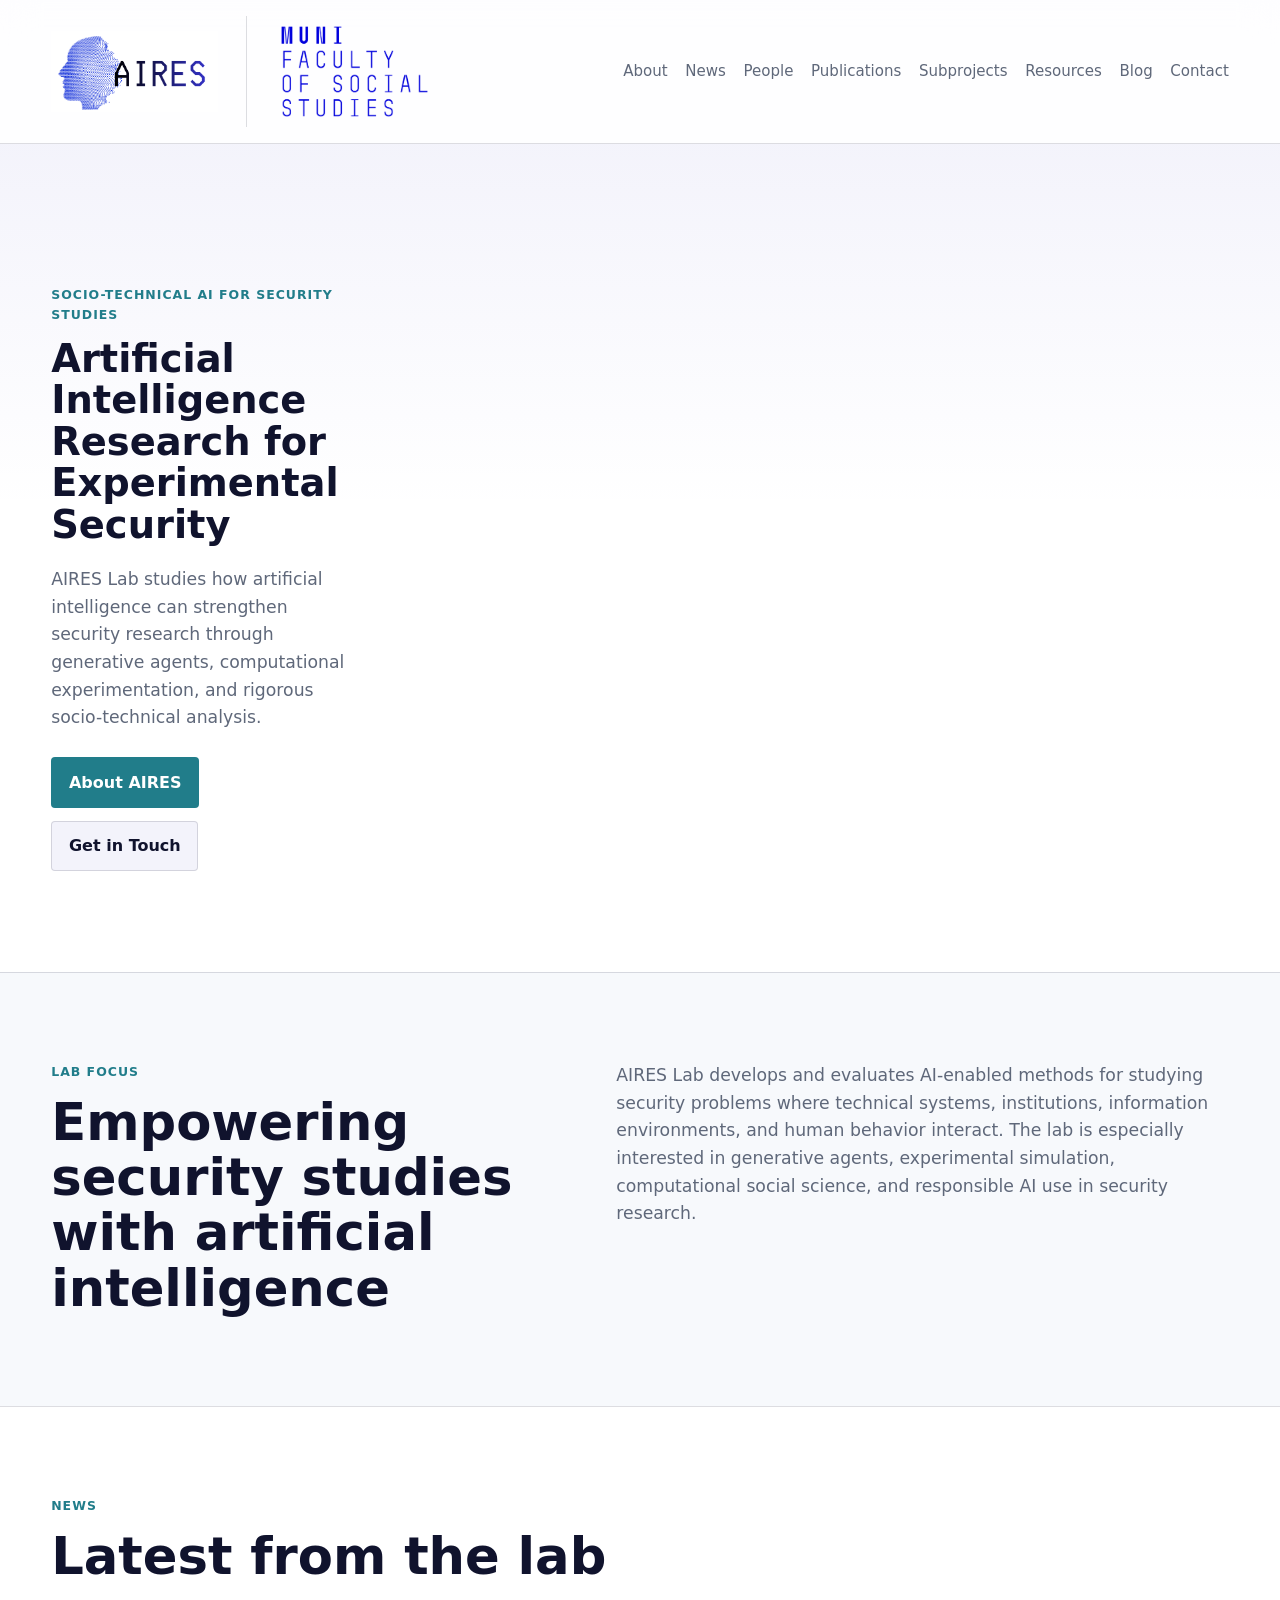
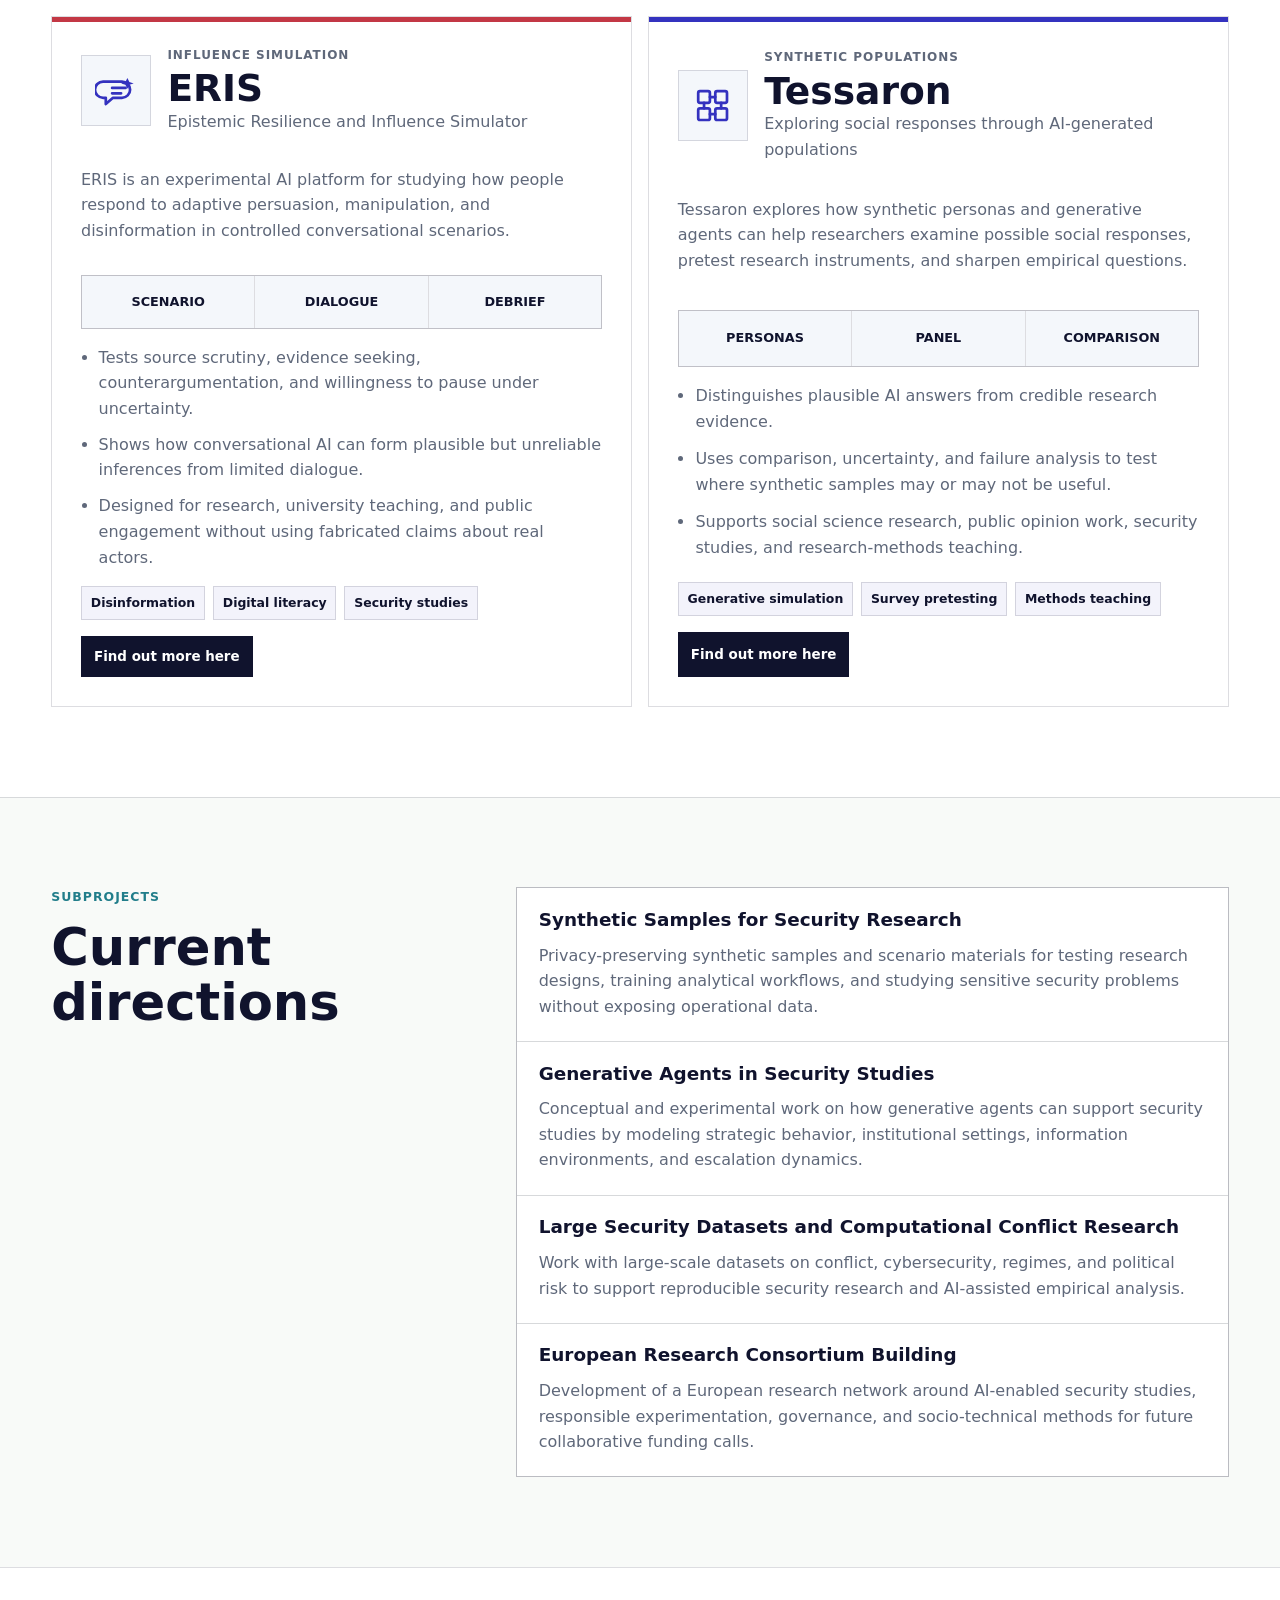
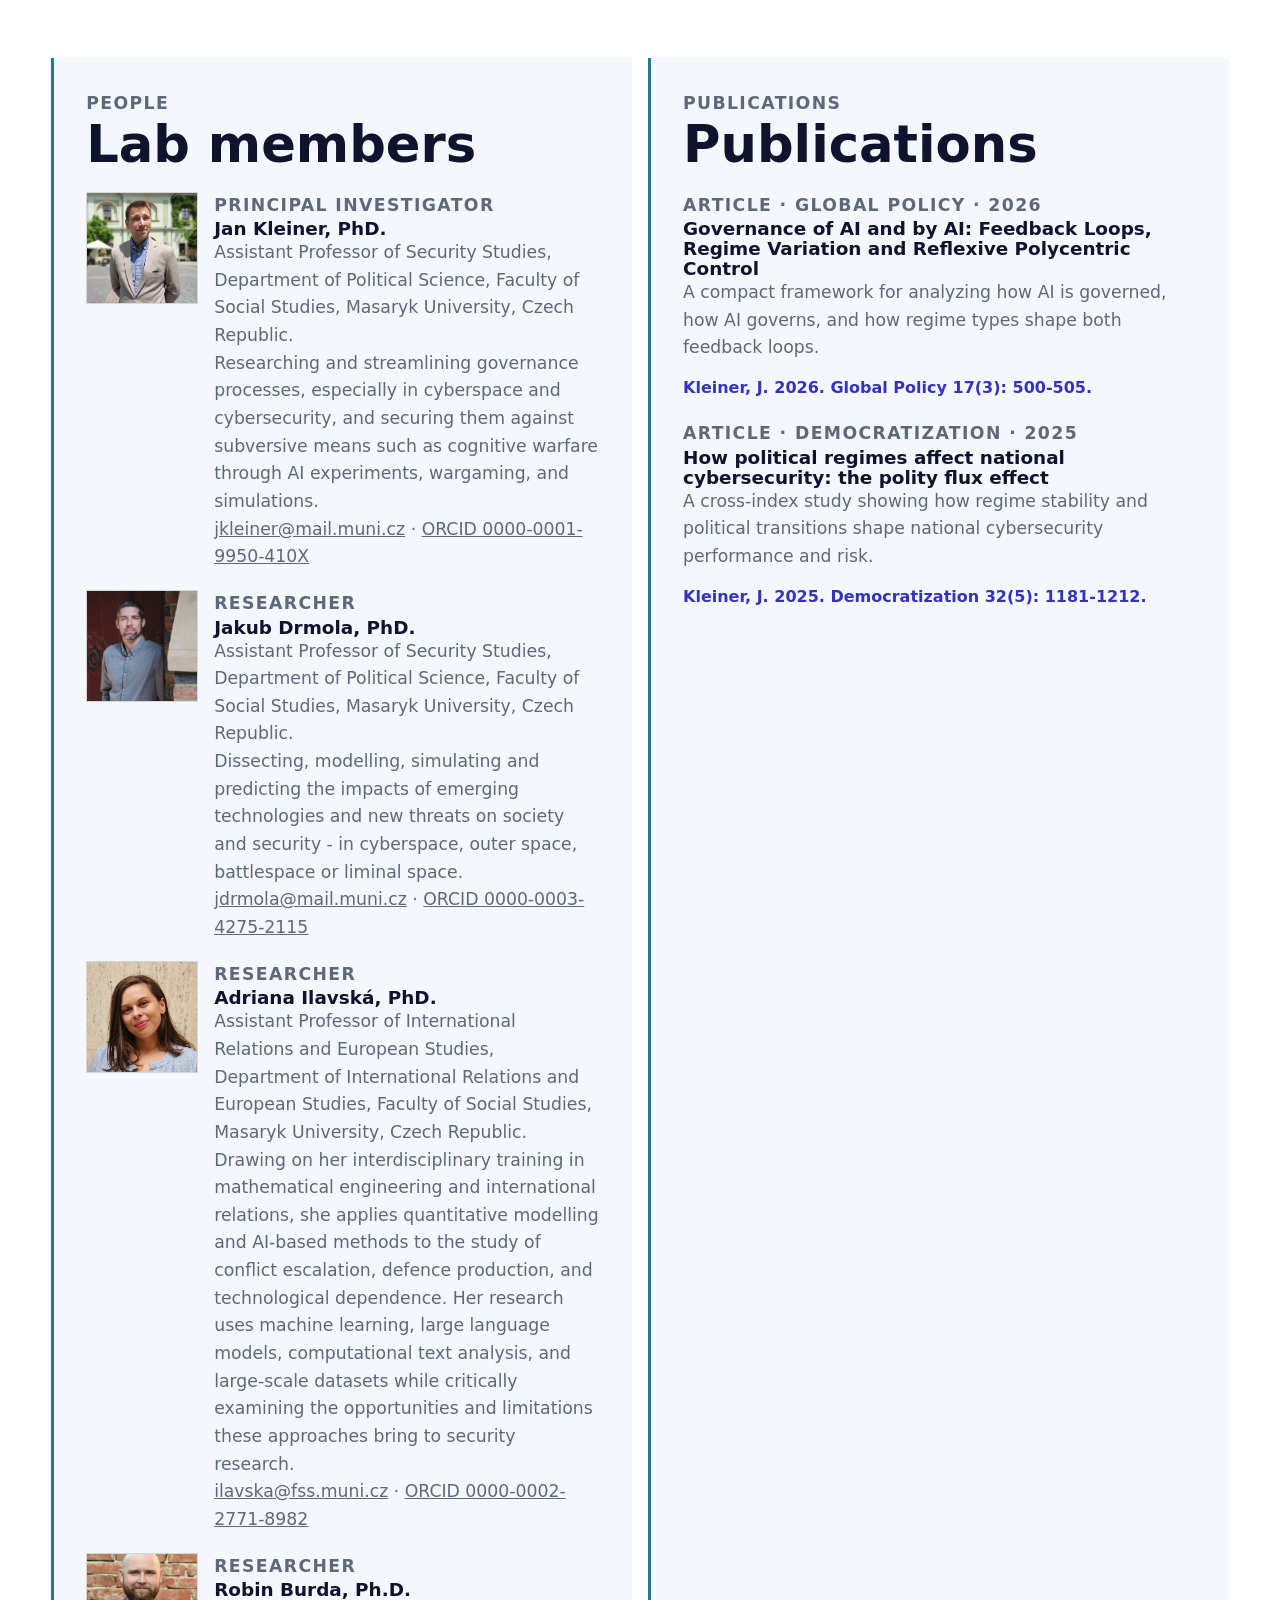
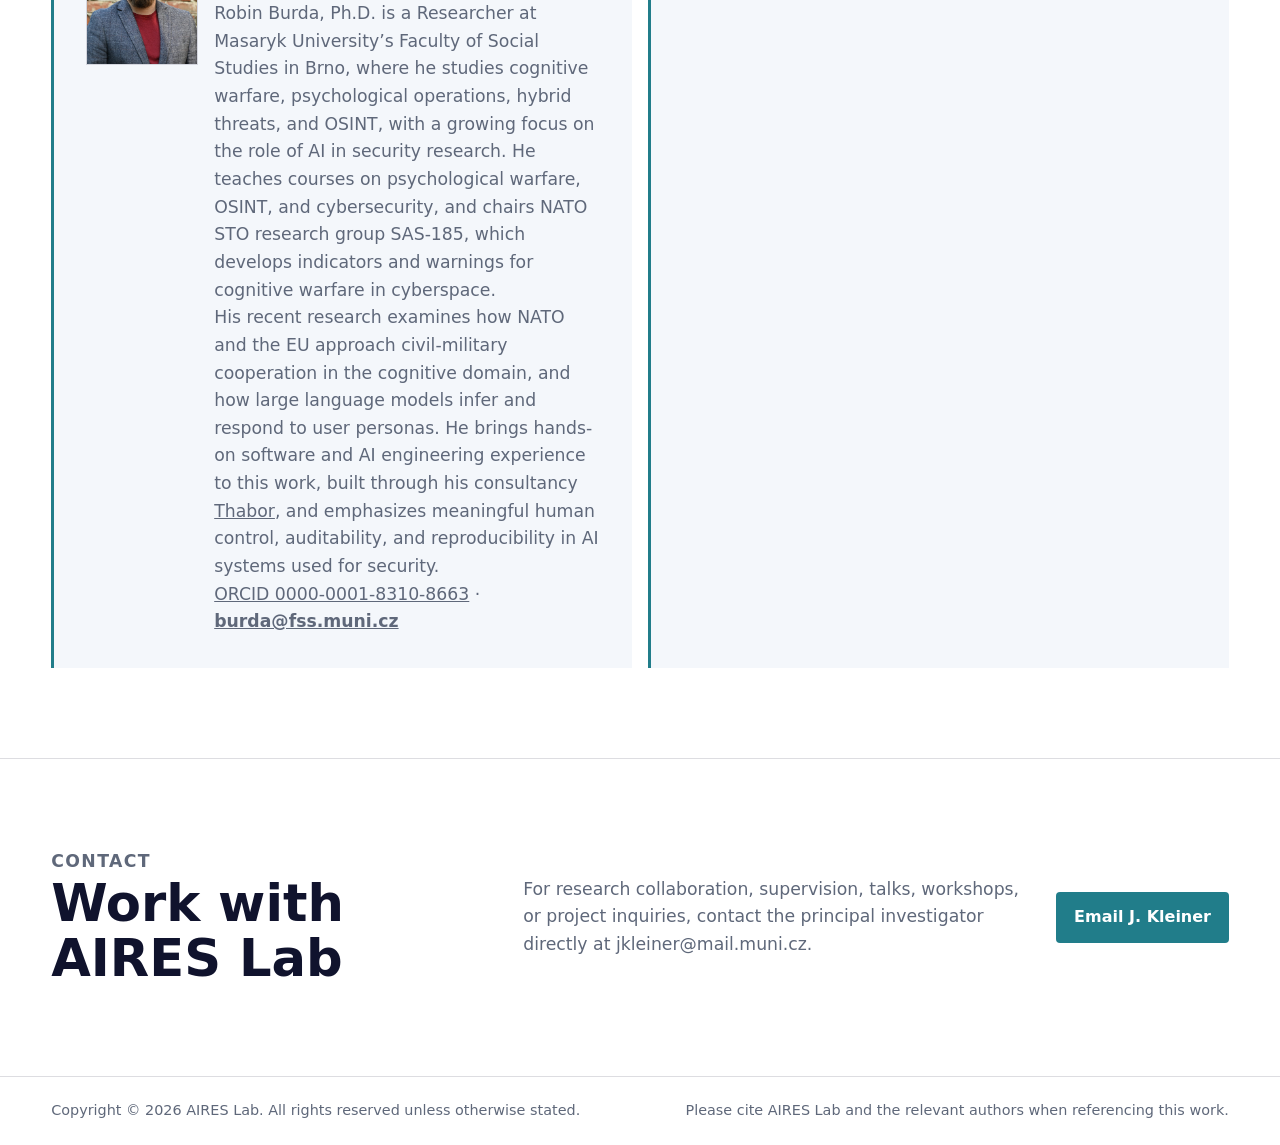
<file: index.html>
<!doctype html>
<html lang="en">
  <head>
    <meta charset="utf-8">
    <meta name="viewport" content="width=device-width, initial-scale=1">
    <meta
      name="description"
      content="AIRES Lab: Artificial Intelligence Research for Experimental Security. A socio-technical research lab empowering security studies with AI."
    >
    <title>AIRES Lab | Artificial Intelligence Research for Experimental Security</title>
    <link rel="stylesheet" href="assets/css/styles.css">
  </head>
  <body>
    <a class="skip-link" href="#main">Skip to content</a>

    <header class="site-header" aria-label="Site header">
      <div class="header-identity">
        <a class="brand" href="#top" aria-label="AIRES Lab home">
          <img class="brand-logo" src="assets/graphics/AIRES_logo.png" alt="AIRES Lab">
        </a>
        <div class="hosted-by" aria-label="Faculty of Social Studies, Masaryk University, Czech Republic">
          <img
            class="brand-logo"
            src="assets/graphics/FSS_logo.png"
            alt="Faculty of Social Studies, Masaryk University, Czech Republic"
          >
        </div>
      </div>
      <nav class="site-nav" aria-label="Primary navigation">
        <a href="#about">About</a>
        <a href="#news">News</a>
        <a href="#people">People</a>
        <a href="#publications">Publications</a>
        <a href="#subprojects">Subprojects</a>
        <a href="resources.html">Resources</a>
        <a href="blog.html">Blog</a>
        <a href="#contact">Contact</a>
      </nav>
    </header>

    <main id="main">
      <section class="hero" id="top">
        <div class="hero-copy">
          <p class="eyebrow">Socio-technical AI for security studies</p>
          <h1>Artificial Intelligence Research for Experimental Security</h1>
          <p class="hero-lede">
            AIRES Lab studies how artificial intelligence can strengthen security
            research through generative agents, computational experimentation,
            and rigorous socio-technical analysis.
          </p>
          <div class="hero-actions" aria-label="Primary actions">
            <a class="button primary" href="#about">About AIRES</a>
            <a class="button secondary" href="#contact">Get in Touch</a>
          </div>
        </div>

        <div class="hero-video" aria-label="Abstract visualization of a human digital twin simulation">
          <video class="intro-video" autoplay muted loop playsinline preload="metadata">
            <source src="assets/graphics/intro_video_ver1.mp4" type="video/mp4">
          </video>
        </div>
      </section>

      <section class="section intro" id="about" aria-labelledby="intro-title">
        <div>
          <p class="eyebrow">Lab focus</p>
          <h2 id="intro-title">Empowering security studies with artificial intelligence</h2>
        </div>
        <p>
          AIRES Lab develops and evaluates AI-enabled methods for studying security
          problems where technical systems, institutions, information environments,
          and human behavior interact. The lab is especially interested in generative
          agents, experimental simulation, computational social science, and responsible
          AI use in security research.
        </p>
      </section>

      <section class="section news-section" id="news" aria-labelledby="news-title">
        <div class="section-heading">
          <p class="eyebrow">News</p>
          <h2 id="news-title">Latest from the lab</h2>
        </div>
        <div class="project-medallions">
          <article class="project-medallion eris-card">
            <div class="project-medallion-top">
              <div class="project-icon" aria-hidden="true">
                <svg viewBox="0 0 48 48" role="img">
                  <path d="M9 14h21a9 9 0 0 1 0 18H20l-8 7v-7H9a9 9 0 0 1 0-18Z" fill="none" stroke="currentColor" stroke-width="3" stroke-linejoin="round"/>
                  <path d="M19 21h15M19 27h10" fill="none" stroke="currentColor" stroke-width="3" stroke-linecap="round"/>
                  <path d="M36 10l2.2 4.5L43 16l-4.8 1.5L36 22l-2.2-4.5L29 16l4.8-1.5L36 10Z" fill="currentColor"/>
                </svg>
              </div>
              <div>
                <p class="project-kicker">Influence simulation</p>
                <h3>ERIS</h3>
                <p class="project-subtitle">Epistemic Resilience and Influence Simulator</p>
              </div>
            </div>
            <p>
              ERIS is an experimental AI platform for studying how people respond
              to adaptive persuasion, manipulation, and disinformation in controlled
              conversational scenarios.
            </p>
            <div class="project-flow" aria-label="ERIS project flow">
              <span>Scenario</span>
              <span>Dialogue</span>
              <span>Debrief</span>
            </div>
            <ul class="project-points">
              <li>Tests source scrutiny, evidence seeking, counterargumentation, and willingness to pause under uncertainty.</li>
              <li>Shows how conversational AI can form plausible but unreliable inferences from limited dialogue.</li>
              <li>Designed for research, university teaching, and public engagement without using fabricated claims about real actors.</li>
            </ul>
            <div class="project-tags" aria-label="ERIS uses">
              <span>Disinformation</span>
              <span>Digital literacy</span>
              <span>Security studies</span>
            </div>
            <a class="project-more" href="resources.html#eris">Find out more here</a>
          </article>

          <article class="project-medallion tessaron-card">
            <div class="project-medallion-top">
              <div class="project-icon" aria-hidden="true">
                <svg viewBox="0 0 48 48" role="img">
                  <rect x="8" y="8" width="13" height="13" rx="2" fill="none" stroke="currentColor" stroke-width="3"/>
                  <rect x="27" y="8" width="13" height="13" rx="2" fill="none" stroke="currentColor" stroke-width="3"/>
                  <rect x="8" y="27" width="13" height="13" rx="2" fill="none" stroke="currentColor" stroke-width="3"/>
                  <rect x="27" y="27" width="13" height="13" rx="2" fill="none" stroke="currentColor" stroke-width="3"/>
                  <path d="M21 14.5h6M14.5 21v6M33.5 21v6M21 33.5h6" fill="none" stroke="currentColor" stroke-width="3" stroke-linecap="round"/>
                </svg>
              </div>
              <div>
                <p class="project-kicker">Synthetic populations</p>
                <h3>Tessaron</h3>
                <p class="project-subtitle">Exploring social responses through AI-generated populations</p>
              </div>
            </div>
            <p>
              Tessaron explores how synthetic personas and generative agents can
              help researchers examine possible social responses, pretest research
              instruments, and sharpen empirical questions.
            </p>
            <div class="project-flow" aria-label="Tessaron project flow">
              <span>Personas</span>
              <span>Panel</span>
              <span>Comparison</span>
            </div>
            <ul class="project-points">
              <li>Distinguishes plausible AI answers from credible research evidence.</li>
              <li>Uses comparison, uncertainty, and failure analysis to test where synthetic samples may or may not be useful.</li>
              <li>Supports social science research, public opinion work, security studies, and research-methods teaching.</li>
            </ul>
            <div class="project-tags" aria-label="Tessaron uses">
              <span>Generative simulation</span>
              <span>Survey pretesting</span>
              <span>Methods teaching</span>
            </div>
            <a class="project-more" href="resources.html#tessaron">Find out more here</a>
          </article>
        </div>
      </section>

      <section class="section split" id="subprojects" aria-labelledby="subprojects-title">
        <div class="section-heading">
          <p class="eyebrow">Subprojects</p>
          <h2 id="subprojects-title">Current directions</h2>
        </div>
        <div class="project-list">
          <article>
            <h3>Synthetic Samples for Security Research</h3>
            <p>
              Privacy-preserving synthetic samples and scenario materials for testing
              research designs, training analytical workflows, and studying sensitive
              security problems without exposing operational data.
            </p>
          </article>
          <article>
            <h3>Generative Agents in Security Studies</h3>
            <p>
              Conceptual and experimental work on how generative agents can support
              security studies by modeling strategic behavior, institutional settings,
              information environments, and escalation dynamics.
            </p>
          </article>
          <article>
            <h3>Large Security Datasets and Computational Conflict Research</h3>
            <p>
              Work with large-scale datasets on conflict, cybersecurity, regimes,
              and political risk to support reproducible security research and
              AI-assisted empirical analysis.
            </p>
          </article>
          <article>
            <h3>European Research Consortium Building</h3>
            <p>
              Development of a European research network around AI-enabled security
              studies, responsible experimentation, governance, and socio-technical
              methods for future collaborative funding calls.
            </p>
          </article>
        </div>
      </section>

      <section class="section people-publications" aria-label="People and publications">
        <div id="people">
          <p class="eyebrow">People</p>
          <h2>Lab members</h2>
          <article class="member-card">
            <img
              class="member-photo"
              src="assets/images/photo_Kleiner.jpg"
              alt="Jan Kleiner, PhD."
            >
            <div>
              <p class="member-role">Principal Investigator</p>
              <h3>Jan Kleiner, PhD.</h3>
              <p>
                Assistant Professor of Security Studies, Department of Political
                Science, Faculty of Social Studies, Masaryk University, Czech Republic.
              </p>
              <p>
                Researching and streamlining governance processes, especially in
                cyberspace and cybersecurity, and securing them against subversive
                means such as cognitive warfare through AI experiments, wargaming,
                and simulations.
              </p>
              <p>
                <a href="mailto:jkleiner@mail.muni.cz">jkleiner@mail.muni.cz</a>
                &middot; <a href="https://orcid.org/0000-0001-9950-410X" rel="noopener">ORCID 0000-0001-9950-410X</a>
              </p>
            </div>
          </article>
          <article class="member-card">
            <img
              class="member-photo"
              src="assets/images/photo_Drmola.png"
              alt="Jakub Drmola, PhD."
            >
            <div>
              <p class="member-role">Researcher</p>
              <h3>Jakub Drmola, PhD.</h3>
              <p>
                Assistant Professor of Security Studies, Department of Political
                Science, Faculty of Social Studies, Masaryk University, Czech Republic.
              </p>
              <p>
                Dissecting, modelling, simulating and predicting the impacts of
                emerging technologies and new threats on society and security - in
                cyberspace, outer space, battlespace or liminal space.
              </p>
              <p>
                <a href="mailto:jdrmola@mail.muni.cz">jdrmola@mail.muni.cz</a>
                &middot; <a href="https://orcid.org/0000-0003-4275-2115" rel="noopener">ORCID 0000-0003-4275-2115</a>
              </p>
            </div>
          </article>
          <article class="member-card">
            <img
              class="member-photo"
              src="assets/images/Ilavska_photo.png"
              alt="Adriana Ilavská, PhD."
            >
            <div>
              <p class="member-role">Researcher</p>
              <h3>Adriana Ilavská, PhD.</h3>
              <p>
                Assistant Professor of International Relations and European Studies,
                Department of International Relations and European Studies, Faculty
                of Social Studies, Masaryk University, Czech Republic.
              </p>
              <p>
                Drawing on her interdisciplinary training in mathematical engineering
                and international relations, she applies quantitative modelling and
                AI-based methods to the study of conflict escalation, defence
                production, and technological dependence. Her research uses machine
                learning, large language models, computational text analysis, and
                large-scale datasets while critically examining the opportunities and
                limitations these approaches bring to security research.
              </p>
              <p>
                <a href="mailto:ilavska@fss.muni.cz">ilavska@fss.muni.cz</a>
                &middot; <a href="https://orcid.org/0000-0002-2771-8982" rel="noopener">ORCID 0000-0002-2771-8982</a>
              </p>
            </div>
          </article>
          <article class="member-card">
            <img
              class="member-photo"
              src="assets/images/photo_Burda.jpg"
              alt="Robin Burda, Ph.D."
              loading="lazy"
            >
            <div>
              <p class="member-role">Researcher</p>
              <h3>Robin Burda, Ph.D.</h3>
              <p>
                Robin Burda, Ph.D. is a Researcher at Masaryk University’s
                Faculty of Social Studies in Brno, where he studies cognitive warfare,
                psychological operations, hybrid threats, and OSINT, with a growing
                focus on the role of AI in security research. He teaches courses on
                psychological warfare, OSINT, and cybersecurity, and chairs NATO STO
                research group SAS-185, which develops indicators and warnings for
                cognitive warfare in cyberspace.
              </p>
              <p>
                His recent research examines how NATO and the EU approach civil-military
                cooperation in the cognitive domain, and how large language models infer
                and respond to user personas. He brings hands-on software and AI
                engineering experience to this work, built through his consultancy
                <a href="https://www.thabor.cz/" rel="noopener">Thabor</a>, and emphasizes
                meaningful human control, auditability, and reproducibility in AI
                systems used for security.
              </p>
              <p>
                <a href="https://orcid.org/0000-0001-8310-8663" rel="noopener">ORCID 0000-0001-8310-8663</a>
                &middot; <a href="https://is.muni.cz/auth/mail/mail_posli?to=burda%40fss.muni.cz"><strong>burda@fss.muni.cz</strong></a>
              </p>
            </div>
          </article>
        </div>
        <div id="publications">
          <p class="eyebrow">Publications</p>
          <h2>Publications</h2>
          <article class="publication-card">
            <p class="publication-meta">Article &middot; Global Policy &middot; 2026</p>
            <h3>
              Governance of AI and by AI: Feedback Loops, Regime Variation and
              Reflexive Polycentric Control
            </h3>
            <p>
              A compact framework for analyzing how AI is governed, how AI
              governs, and how regime types shape both feedback loops.
            </p>
            <a
              class="publication-link"
              href="https://doi.org/10.1111/1758-5899.70177"
              rel="noopener"
            >
              Kleiner, J. 2026. Global Policy 17(3): 500-505.
            </a>
          </article>
          <article class="publication-card">
            <p class="publication-meta">Article &middot; Democratization &middot; 2025</p>
            <h3>How political regimes affect national cybersecurity: the polity flux effect</h3>
            <p>
              A cross-index study showing how regime stability and political transitions
              shape national cybersecurity performance and risk.
            </p>
            <a
              class="publication-link"
              href="https://doi.org/10.1080/13510347.2025.2451951"
              rel="noopener"
            >
              Kleiner, J. 2025. Democratization 32(5): 1181-1212.
            </a>
          </article>
        </div>
      </section>

      <section class="section contact" id="contact" aria-labelledby="contact-title">
        <div>
          <p class="eyebrow">Contact</p>
          <h2 id="contact-title">Work with AIRES Lab</h2>
        </div>
        <p>
          For research collaboration, supervision, talks, workshops, or project
          inquiries, contact the principal investigator directly at jkleiner@mail.muni.cz.
        </p>
        <a class="button primary" href="mailto:jkleiner@mail.muni.cz">Email J. Kleiner</a>
      </section>
    </main>

    <footer class="site-footer">
      <p>
        Copyright &copy; <span id="year"></span> AIRES Lab. All rights reserved
        unless otherwise stated.
      </p>
      <p>
        Please cite AIRES Lab and the relevant authors when referencing this work.
      </p>
    </footer>

    <script src="assets/js/main.js"></script>
  </body>
</html>
</file>
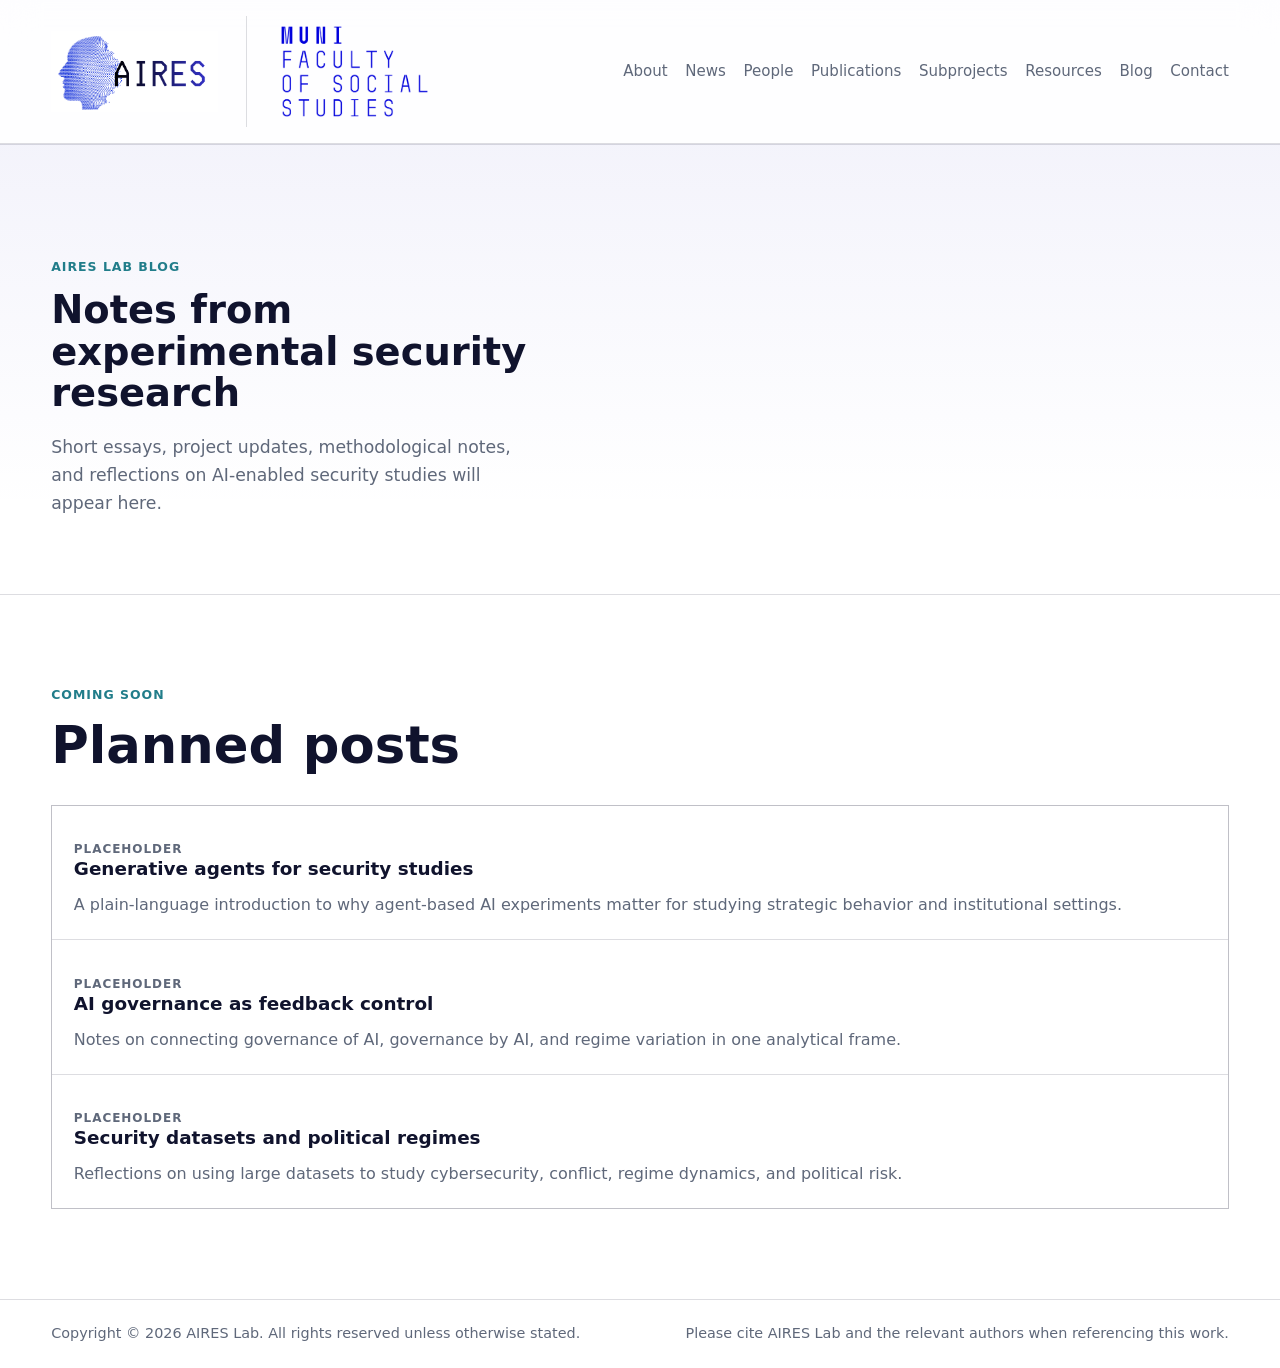
<file: blog.html>
<!doctype html>
<html lang="en">
  <head>
    <meta charset="utf-8">
    <meta name="viewport" content="width=device-width, initial-scale=1">
    <meta
      name="description"
      content="AIRES Lab blog: notes on artificial intelligence, security studies, simulations, and governance."
    >
    <title>Blog | AIRES Lab</title>
    <link rel="stylesheet" href="assets/css/styles.css">
  </head>
  <body>
    <a class="skip-link" href="#main">Skip to content</a>

    <header class="site-header" aria-label="Site header">
      <div class="header-identity">
        <a class="brand" href="index.html#top" aria-label="AIRES Lab home">
          <img class="brand-logo" src="assets/graphics/AIRES_logo.png" alt="AIRES Lab">
        </a>
        <div class="hosted-by" aria-label="Faculty of Social Studies, Masaryk University, Czech Republic">
          <img
            class="brand-logo"
            src="assets/graphics/FSS_logo.png"
            alt="Faculty of Social Studies, Masaryk University, Czech Republic"
          >
        </div>
      </div>
      <nav class="site-nav" aria-label="Primary navigation">
        <a href="index.html#about">About</a>
        <a href="index.html#news">News</a>
        <a href="index.html#people">People</a>
        <a href="index.html#publications">Publications</a>
        <a href="index.html#subprojects">Subprojects</a>
        <a href="resources.html">Resources</a>
        <a href="blog.html">Blog</a>
        <a href="index.html#contact">Contact</a>
      </nav>
    </header>

    <main id="main">
      <section class="page-hero">
        <p class="eyebrow">AIRES Lab Blog</p>
        <h1>Notes from experimental security research</h1>
        <p class="hero-lede">
          Short essays, project updates, methodological notes, and reflections
          on AI-enabled security studies will appear here.
        </p>
      </section>

      <section class="section" aria-labelledby="blog-title">
        <div class="section-heading">
          <p class="eyebrow">Coming Soon</p>
          <h2 id="blog-title">Planned posts</h2>
        </div>
        <div class="blog-list">
          <article>
            <p class="publication-meta">Placeholder</p>
            <h3>Generative agents for security studies</h3>
            <p>
              A plain-language introduction to why agent-based AI experiments
              matter for studying strategic behavior and institutional settings.
            </p>
          </article>
          <article>
            <p class="publication-meta">Placeholder</p>
            <h3>AI governance as feedback control</h3>
            <p>
              Notes on connecting governance of AI, governance by AI, and regime
              variation in one analytical frame.
            </p>
          </article>
          <article>
            <p class="publication-meta">Placeholder</p>
            <h3>Security datasets and political regimes</h3>
            <p>
              Reflections on using large datasets to study cybersecurity,
              conflict, regime dynamics, and political risk.
            </p>
          </article>
        </div>
      </section>
    </main>

    <footer class="site-footer">
      <p>
        Copyright &copy; <span id="year"></span> AIRES Lab. All rights reserved
        unless otherwise stated.
      </p>
      <p>
        Please cite AIRES Lab and the relevant authors when referencing this work.
      </p>
    </footer>

    <script src="assets/js/main.js"></script>
  </body>
</html>
</file>
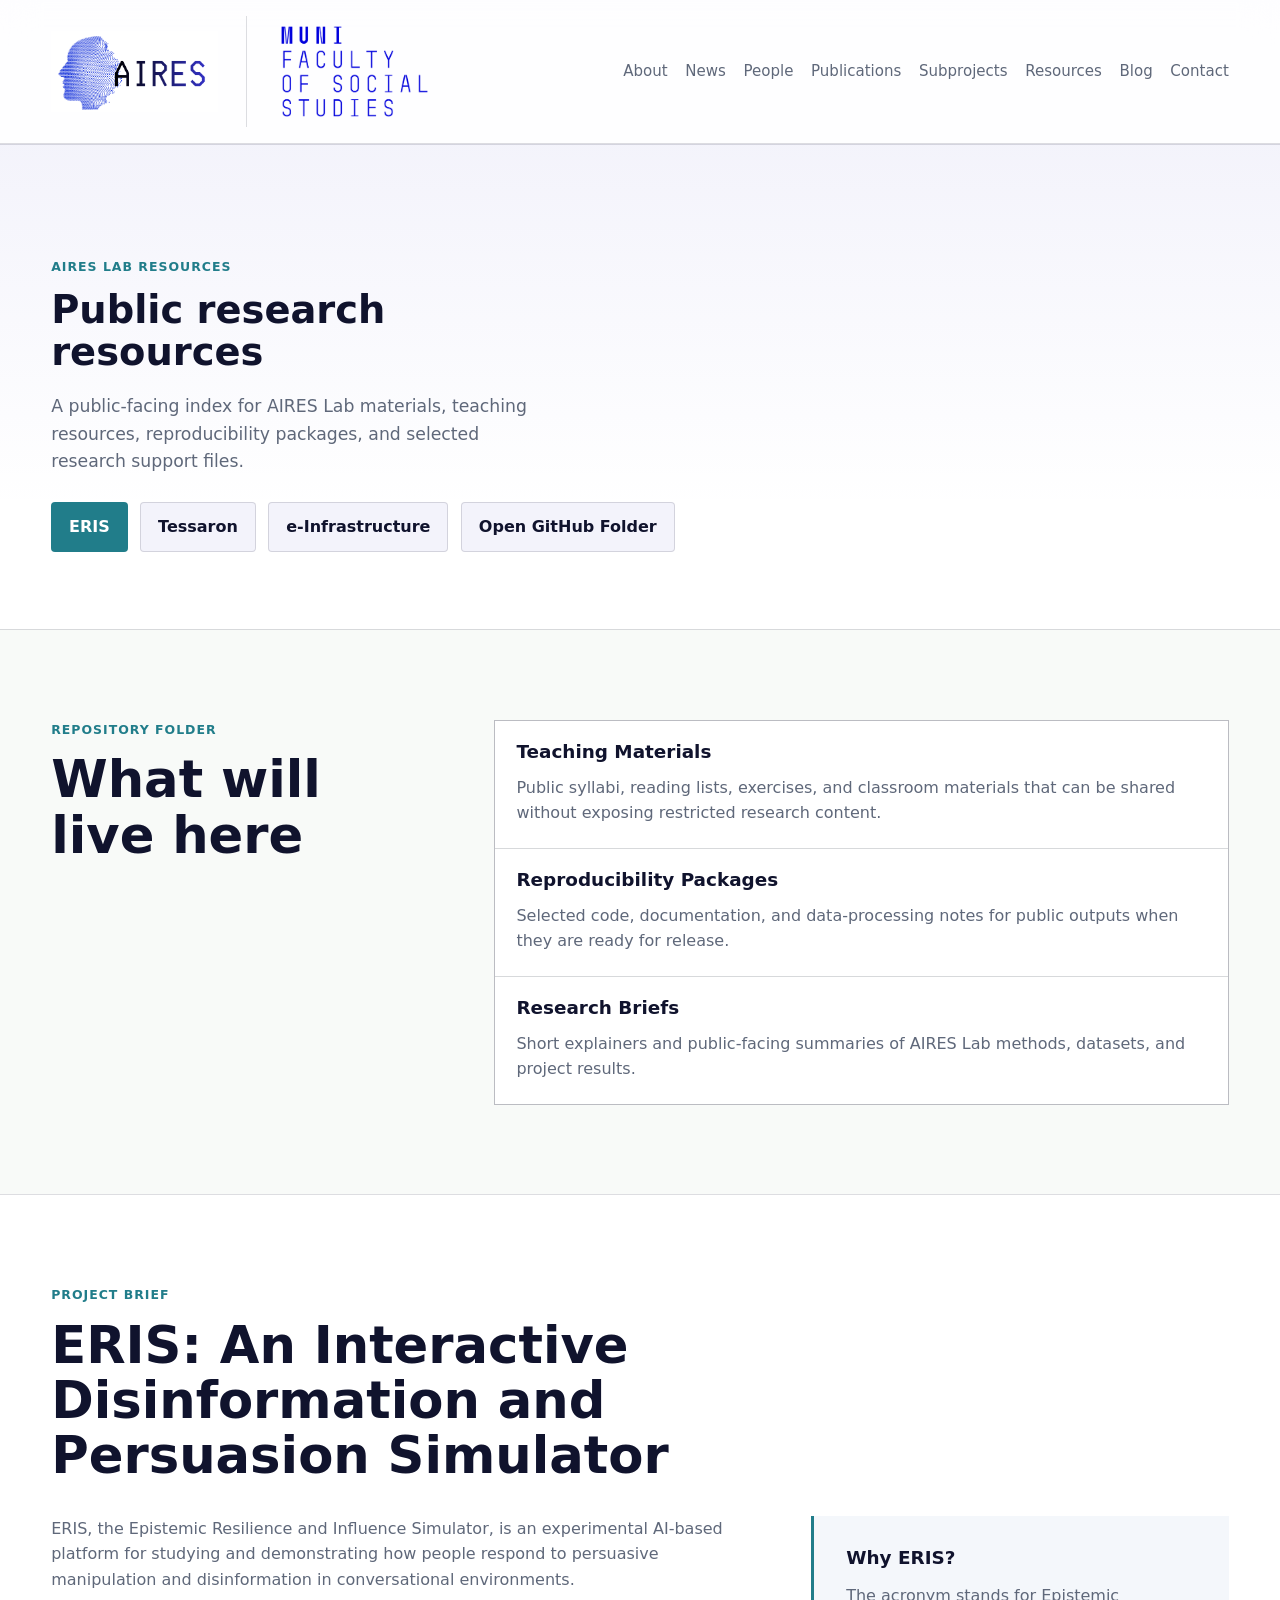
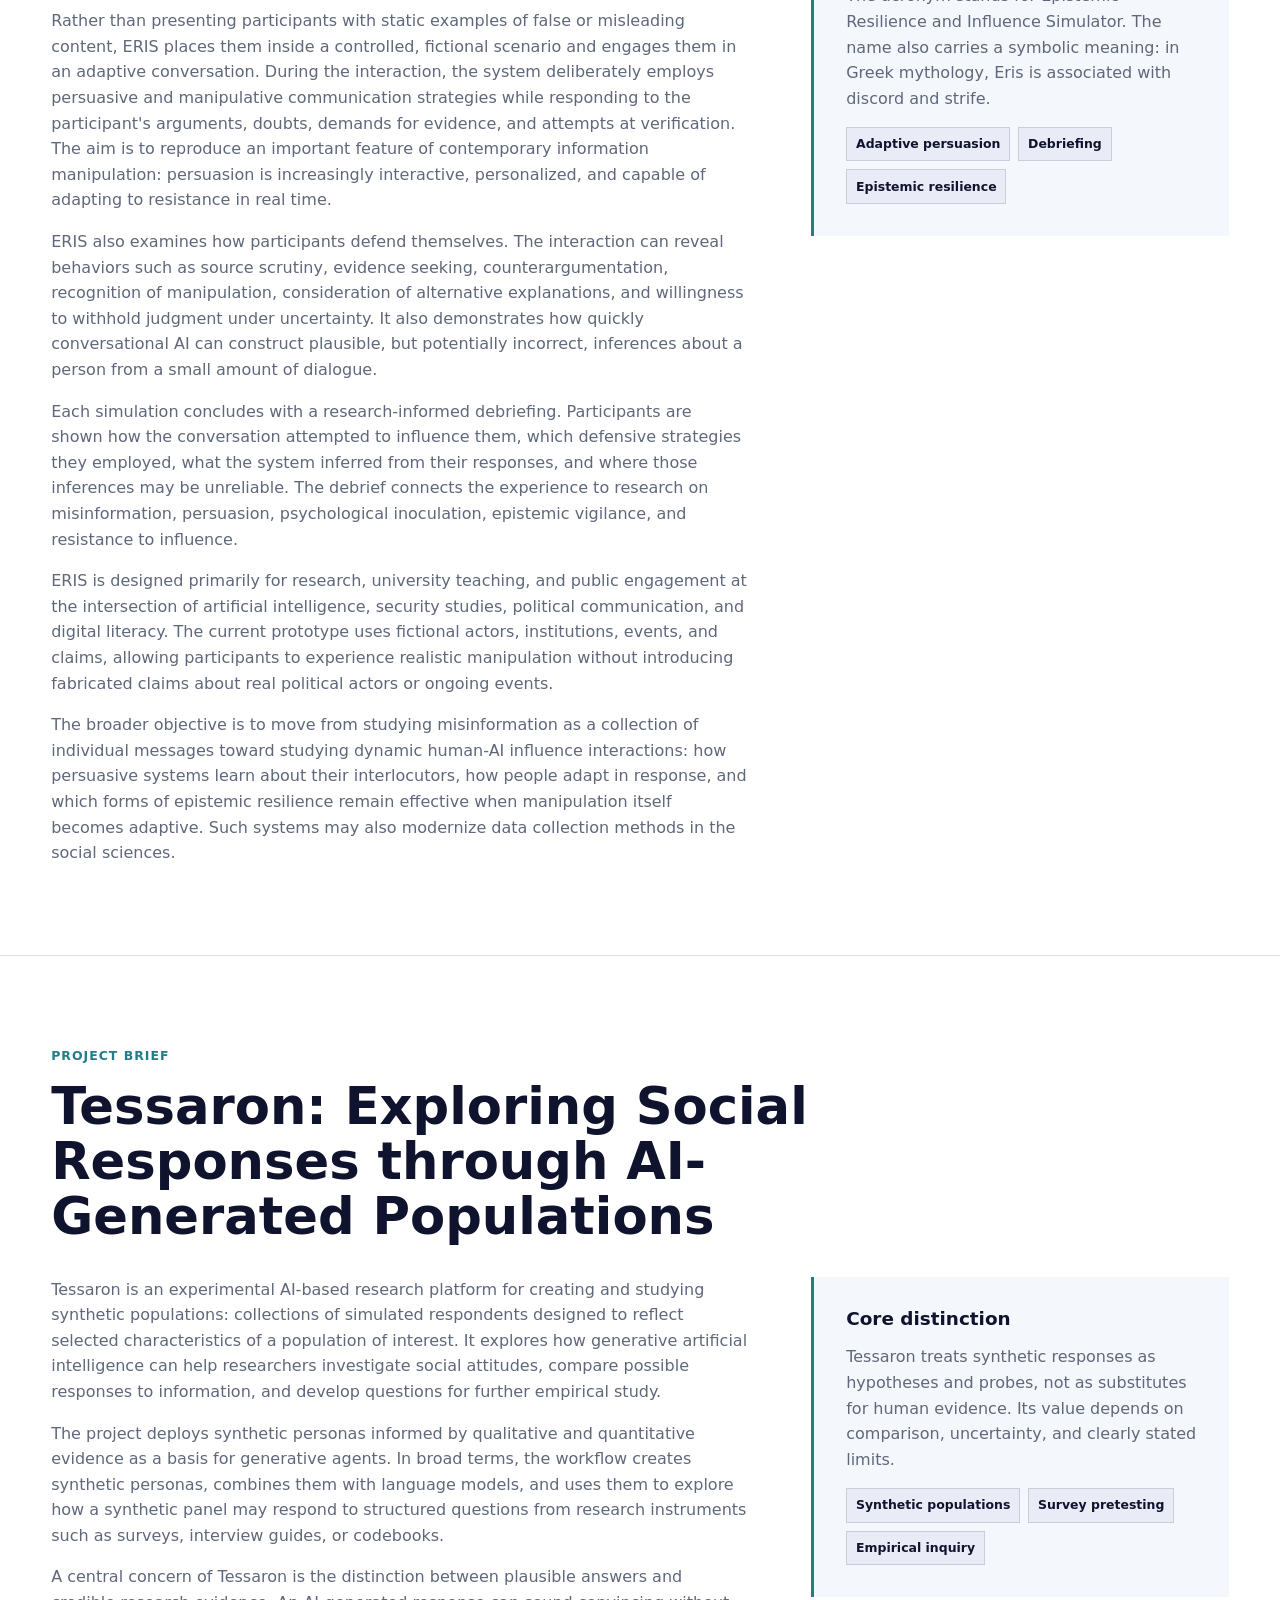
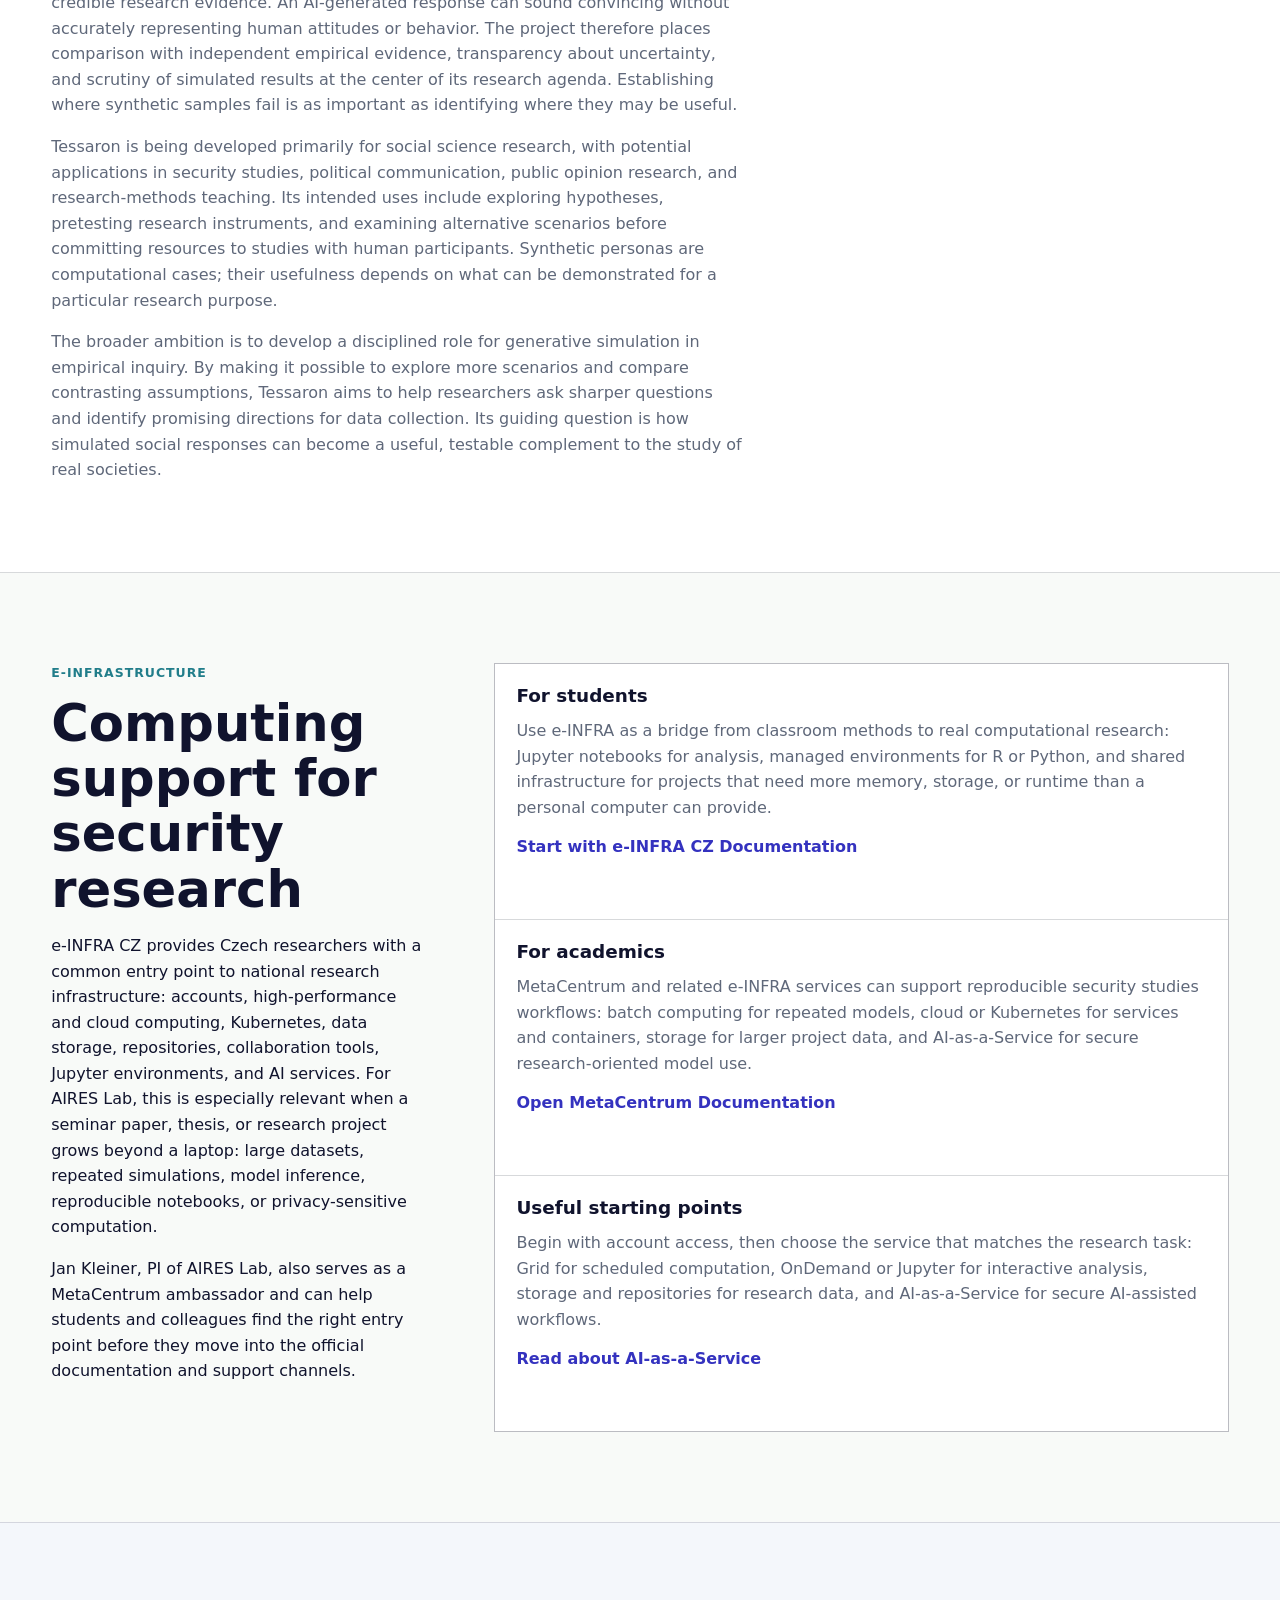
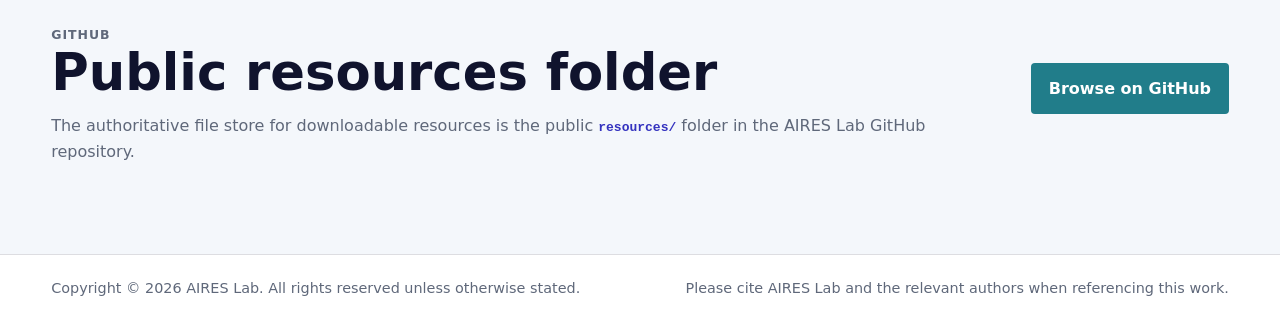
<file: resources.html>
<!doctype html>
<html lang="en">
  <head>
    <meta charset="utf-8">
    <meta name="viewport" content="width=device-width, initial-scale=1">
    <meta
      name="description"
      content="Public resources from AIRES Lab: Artificial Intelligence Research for Experimental Security."
    >
    <title>Resources | AIRES Lab</title>
    <link rel="stylesheet" href="assets/css/styles.css">
  </head>
  <body>
    <a class="skip-link" href="#main">Skip to content</a>

    <header class="site-header" aria-label="Site header">
      <div class="header-identity">
        <a class="brand" href="index.html#top" aria-label="AIRES Lab home">
          <img class="brand-logo" src="assets/graphics/AIRES_logo.png" alt="AIRES Lab">
        </a>
        <div class="hosted-by" aria-label="Faculty of Social Studies, Masaryk University, Czech Republic">
          <img
            class="brand-logo"
            src="assets/graphics/FSS_logo.png"
            alt="Faculty of Social Studies, Masaryk University, Czech Republic"
          >
        </div>
      </div>
      <nav class="site-nav" aria-label="Primary navigation">
        <a href="index.html#about">About</a>
        <a href="index.html#news">News</a>
        <a href="index.html#people">People</a>
        <a href="index.html#publications">Publications</a>
        <a href="index.html#subprojects">Subprojects</a>
        <a href="resources.html">Resources</a>
        <a href="blog.html">Blog</a>
        <a href="index.html#contact">Contact</a>
      </nav>
    </header>

    <main id="main">
      <section class="page-hero">
        <p class="eyebrow">AIRES Lab Resources</p>
        <h1>Public research resources</h1>
        <p class="hero-lede">
          A public-facing index for AIRES Lab materials, teaching resources,
          reproducibility packages, and selected research support files.
        </p>
        <div class="hero-actions">
          <a class="button primary" href="#eris">ERIS</a>
          <a class="button secondary" href="#tessaron">Tessaron</a>
          <a class="button secondary" href="#einfrastructure">e-Infrastructure</a>
          <a class="button secondary" href="https://github.com/AIRES-lab/repo/tree/main/resources" rel="noopener">Open GitHub Folder</a>
        </div>
      </section>

      <section class="section page-layout" aria-labelledby="resources-title">
        <div class="section-heading">
          <p class="eyebrow">Repository Folder</p>
          <h2 id="resources-title">What will live here</h2>
        </div>
        <div class="resource-list">
          <article>
            <h3>Teaching Materials</h3>
            <p>
              Public syllabi, reading lists, exercises, and classroom materials
              that can be shared without exposing restricted research content.
            </p>
          </article>
          <article>
            <h3>Reproducibility Packages</h3>
            <p>
              Selected code, documentation, and data-processing notes for public
              outputs when they are ready for release.
            </p>
          </article>
          <article>
            <h3>Research Briefs</h3>
            <p>
              Short explainers and public-facing summaries of AIRES Lab methods,
              datasets, and project results.
            </p>
          </article>
        </div>
      </section>

      <section class="section project-detail" id="eris" aria-labelledby="eris-title">
        <div class="section-heading">
          <p class="eyebrow">Project Brief</p>
          <h2 id="eris-title">ERIS: An Interactive Disinformation and Persuasion Simulator</h2>
        </div>
        <div class="project-detail-grid">
          <div class="project-detail-copy">
            <p>
              ERIS, the Epistemic Resilience and Influence Simulator, is an
              experimental AI-based platform for studying and demonstrating how
              people respond to persuasive manipulation and disinformation in
              conversational environments.
            </p>
            <p>
              Rather than presenting participants with static examples of false
              or misleading content, ERIS places them inside a controlled,
              fictional scenario and engages them in an adaptive conversation.
              During the interaction, the system deliberately employs persuasive
              and manipulative communication strategies while responding to the
              participant's arguments, doubts, demands for evidence, and attempts
              at verification. The aim is to reproduce an important feature of
              contemporary information manipulation: persuasion is increasingly
              interactive, personalized, and capable of adapting to resistance in
              real time.
            </p>
            <p>
              ERIS also examines how participants defend themselves. The
              interaction can reveal behaviors such as source scrutiny, evidence
              seeking, counterargumentation, recognition of manipulation,
              consideration of alternative explanations, and willingness to
              withhold judgment under uncertainty. It also demonstrates how
              quickly conversational AI can construct plausible, but potentially
              incorrect, inferences about a person from a small amount of dialogue.
            </p>
            <p>
              Each simulation concludes with a research-informed debriefing.
              Participants are shown how the conversation attempted to influence
              them, which defensive strategies they employed, what the system
              inferred from their responses, and where those inferences may be
              unreliable. The debrief connects the experience to research on
              misinformation, persuasion, psychological inoculation, epistemic
              vigilance, and resistance to influence.
            </p>
            <p>
              ERIS is designed primarily for research, university teaching, and
              public engagement at the intersection of artificial intelligence,
              security studies, political communication, and digital literacy.
              The current prototype uses fictional actors, institutions, events,
              and claims, allowing participants to experience realistic
              manipulation without introducing fabricated claims about real
              political actors or ongoing events.
            </p>
            <p>
              The broader objective is to move from studying misinformation as a
              collection of individual messages toward studying dynamic human-AI
              influence interactions: how persuasive systems learn about their
              interlocutors, how people adapt in response, and which forms of
              epistemic resilience remain effective when manipulation itself
              becomes adaptive. Such systems may also modernize data collection
              methods in the social sciences.
            </p>
          </div>
          <aside class="project-detail-aside" aria-label="ERIS summary">
            <h3>Why ERIS?</h3>
            <p>
              The acronym stands for Epistemic Resilience and Influence Simulator.
              The name also carries a symbolic meaning: in Greek mythology, Eris
              is associated with discord and strife.
            </p>
            <div class="project-tags">
              <span>Adaptive persuasion</span>
              <span>Debriefing</span>
              <span>Epistemic resilience</span>
            </div>
          </aside>
        </div>
      </section>

      <section class="section project-detail" id="tessaron" aria-labelledby="tessaron-title">
        <div class="section-heading">
          <p class="eyebrow">Project Brief</p>
          <h2 id="tessaron-title">Tessaron: Exploring Social Responses through AI-Generated Populations</h2>
        </div>
        <div class="project-detail-grid">
          <div class="project-detail-copy">
            <p>
              Tessaron is an experimental AI-based research platform for creating
              and studying synthetic populations: collections of simulated
              respondents designed to reflect selected characteristics of a
              population of interest. It explores how generative artificial
              intelligence can help researchers investigate social attitudes,
              compare possible responses to information, and develop questions
              for further empirical study.
            </p>
            <p>
              The project deploys synthetic personas informed by qualitative and
              quantitative evidence as a basis for generative agents. In broad
              terms, the workflow creates synthetic personas, combines them with
              language models, and uses them to explore how a synthetic panel may
              respond to structured questions from research instruments such as
              surveys, interview guides, or codebooks.
            </p>
            <p>
              A central concern of Tessaron is the distinction between plausible
              answers and credible research evidence. An AI-generated response can
              sound convincing without accurately representing human attitudes or
              behavior. The project therefore places comparison with independent
              empirical evidence, transparency about uncertainty, and scrutiny of
              simulated results at the center of its research agenda. Establishing
              where synthetic samples fail is as important as identifying where
              they may be useful.
            </p>
            <p>
              Tessaron is being developed primarily for social science research,
              with potential applications in security studies, political
              communication, public opinion research, and research-methods
              teaching. Its intended uses include exploring hypotheses,
              pretesting research instruments, and examining alternative
              scenarios before committing resources to studies with human
              participants. Synthetic personas are computational cases; their
              usefulness depends on what can be demonstrated for a particular
              research purpose.
            </p>
            <p>
              The broader ambition is to develop a disciplined role for generative
              simulation in empirical inquiry. By making it possible to explore
              more scenarios and compare contrasting assumptions, Tessaron aims to
              help researchers ask sharper questions and identify promising
              directions for data collection. Its guiding question is how simulated
              social responses can become a useful, testable complement to the
              study of real societies.
            </p>
          </div>
          <aside class="project-detail-aside" aria-label="Tessaron summary">
            <h3>Core distinction</h3>
            <p>
              Tessaron treats synthetic responses as hypotheses and probes, not as
              substitutes for human evidence. Its value depends on comparison,
              uncertainty, and clearly stated limits.
            </p>
            <div class="project-tags">
              <span>Synthetic populations</span>
              <span>Survey pretesting</span>
              <span>Empirical inquiry</span>
            </div>
          </aside>
        </div>
      </section>

      <section class="section page-layout" id="einfrastructure" aria-labelledby="einfrastructure-title">
        <div class="section-heading">
          <p class="eyebrow">e-Infrastructure</p>
          <h2 id="einfrastructure-title">Computing support for security research</h2>
          <p>
            e-INFRA CZ provides Czech researchers with a common entry point to
            national research infrastructure: accounts, high-performance and cloud
            computing, Kubernetes, data storage, repositories, collaboration tools,
            Jupyter environments, and AI services. For AIRES Lab, this is especially
            relevant when a seminar paper, thesis, or research project grows beyond
            a laptop: large datasets, repeated simulations, model inference,
            reproducible notebooks, or privacy-sensitive computation.
          </p>
          <p>
            Jan Kleiner, PI of AIRES Lab, also serves as a MetaCentrum ambassador
            and can help students and colleagues find the right entry point before
            they move into the official documentation and support channels.
          </p>
        </div>
        <div class="resource-list">
          <article>
            <h3>For students</h3>
            <p>
              Use e-INFRA as a bridge from classroom methods to real computational
              research: Jupyter notebooks for analysis, managed environments for R
              or Python, and shared infrastructure for projects that need more memory,
              storage, or runtime than a personal computer can provide.
            </p>
            <a class="publication-link" href="https://docs.e-infra.cz/" rel="noopener">Start with e-INFRA CZ Documentation</a>
          </article>
          <article>
            <h3>For academics</h3>
            <p>
              MetaCentrum and related e-INFRA services can support reproducible
              security studies workflows: batch computing for repeated models,
              cloud or Kubernetes for services and containers, storage for larger
              project data, and AI-as-a-Service for secure research-oriented model use.
            </p>
            <a class="publication-link" href="https://docs.metacentrum.cz/" rel="noopener">Open MetaCentrum Documentation</a>
          </article>
          <article>
            <h3>Useful starting points</h3>
            <p>
              Begin with account access, then choose the service that matches the
              research task: Grid for scheduled computation, OnDemand or Jupyter
              for interactive analysis, storage and repositories for research data,
              and AI-as-a-Service for secure AI-assisted workflows.
            </p>
            <a class="publication-link" href="https://docs.cerit.io/en/docs/ai-as-a-service/introduction" rel="noopener">Read about AI-as-a-Service</a>
          </article>
        </div>
      </section>

      <section class="section repo-panel" aria-labelledby="repo-title">
        <div>
          <p class="eyebrow">GitHub</p>
          <h2 id="repo-title">Public resources folder</h2>
          <p>
            The authoritative file store for downloadable resources is the public
            <code>resources/</code> folder in the AIRES Lab GitHub repository.
          </p>
        </div>
        <a class="button primary" href="https://github.com/AIRES-lab/repo/tree/main/resources" rel="noopener">Browse on GitHub</a>
      </section>
    </main>

    <footer class="site-footer">
      <p>
        Copyright &copy; <span id="year"></span> AIRES Lab. All rights reserved
        unless otherwise stated.
      </p>
      <p>
        Please cite AIRES Lab and the relevant authors when referencing this work.
      </p>
    </footer>

    <script src="assets/js/main.js"></script>
  </body>
</html>
</file>
<file: assets/css/styles.css>
:root {
  color-scheme: light;
  --bg: #ffffff;
  --bg-soft: #f4f7fb;
  --panel: #eef3fa;
  --panel-light: #ffffff;
  --text: #10132d;
  --muted: #5f687a;
  --line: rgba(16, 19, 45, 0.14);
  --teal: #217d8a;
  --amber: #a36a00;
  --red: #c33845;
  --blue: #3432bf;
  --shadow: 0 24px 70px rgba(23, 36, 75, 0.16);
}

* {
  box-sizing: border-box;
}

html {
  scroll-behavior: smooth;
}

body {
  margin: 0;
  min-width: 320px;
  background:
    linear-gradient(180deg, rgba(52, 50, 191, 0.08), transparent 32rem),
    var(--bg);
  color: var(--text);
  font-family:
    Inter, ui-sans-serif, system-ui, -apple-system, BlinkMacSystemFont, "Segoe UI",
    sans-serif;
  line-height: 1.6;
}

a {
  color: inherit;
}

.skip-link {
  position: absolute;
  left: 1rem;
  top: -10rem;
  z-index: 20;
  padding: 0.6rem 0.8rem;
  background: var(--text);
  color: var(--bg);
}

.skip-link:focus {
  top: 1rem;
}

.site-header {
  position: sticky;
  top: 0;
  z-index: 10;
  display: flex;
  align-items: center;
  justify-content: space-between;
  gap: 2rem;
  padding: 1rem clamp(1rem, 4vw, 4rem);
  border-bottom: 1px solid var(--line);
  background: rgba(255, 255, 255, 0.88);
  backdrop-filter: blur(18px);
}

.header-identity {
  display: flex;
  align-items: center;
  gap: clamp(1rem, 2.4vw, 1.8rem);
  min-width: 0;
}

.brand {
  display: inline-flex;
  align-items: center;
  gap: 0.75rem;
  min-width: max-content;
  text-decoration: none;
}

.brand-logo {
  display: block;
  width: clamp(7.4rem, 13vw, 10.5rem);
  height: auto;
}

.brand strong,
.brand small {
  display: block;
}

.brand strong {
  line-height: 1.1;
}

.brand small {
  color: var(--muted);
  font-size: 0.78rem;
}

.hosted-by {
  display: flex;
  align-items: center;
  gap: 0.7rem;
  padding-left: clamp(1rem, 2vw, 1.5rem);
  border-left: 1px solid var(--line);
  color: var(--muted);
  font-size: 0.72rem;
  font-weight: 700;
  line-height: 1.15;
  text-transform: uppercase;
}

.hosted-by span {
  max-width: 7.5rem;
}

.faculty-logo {
  display: block;
  width: clamp(6rem, 9vw, 8.5rem);
  height: auto;
  max-height: 3.2rem;
  object-fit: contain;
}

.site-nav {
  display: flex;
  flex-wrap: wrap;
  justify-content: flex-end;
  gap: 0.25rem 1.1rem;
  color: var(--muted);
  font-size: 0.94rem;
}

.site-nav a {
  text-decoration: none;
}

.site-nav a:hover {
  color: var(--text);
}

.hero {
  display: grid;
  grid-template-columns: minmax(17rem, 0.52fr) minmax(32rem, 1.48fr);
  gap: clamp(0.8rem, 2vw, 1.8rem);
  align-items: center;
  min-height: calc(100vh - 4.5rem);
  padding: clamp(3rem, 7vw, 6rem) clamp(1rem, 4vw, 4rem) 3rem;
  overflow: hidden;
}

.hero-copy {
  max-width: 30rem;
}

.eyebrow {
  margin: 0 0 0.8rem;
  color: var(--teal);
  font-size: 0.78rem;
  font-weight: 750;
  letter-spacing: 0.08em;
  text-transform: uppercase;
}

h1,
h2,
h3,
p {
  overflow-wrap: anywhere;
}

h1,
h2,
h3 {
  margin: 0;
  line-height: 1.08;
}

h1 {
  max-width: 14ch;
  font-size: clamp(1.75rem, 3vw, 3rem);
}

h2 {
  font-size: clamp(2rem, 4vw, 4rem);
}

h3 {
  font-size: 1.15rem;
}

.hero-lede {
  max-width: 30rem;
  margin: 1.3rem 0 0;
  color: var(--muted);
  font-size: clamp(0.98rem, 1.35vw, 1.12rem);
}

.hero-actions {
  display: flex;
  flex-wrap: wrap;
  gap: 0.8rem;
  margin-top: 1.6rem;
}

.button {
  display: inline-flex;
  align-items: center;
  justify-content: center;
  min-height: 2.9rem;
  padding: 0.72rem 1.05rem;
  border: 1px solid transparent;
  border-radius: 4px;
  font-weight: 750;
  text-decoration: none;
}

.button.primary {
  background: var(--teal);
  color: #ffffff;
}

.button.secondary {
  border-color: var(--line);
  background: rgba(52, 50, 191, 0.06);
  color: var(--text);
}

.hero-video {
  position: relative;
  justify-self: stretch;
  width: 100%;
  min-height: 36rem;
  aspect-ratio: 16 / 9;
  overflow: hidden;
  background: transparent;
  transform: none;
  -webkit-mask-image: radial-gradient(
    ellipse at center,
    #000 54%,
    rgba(0, 0, 0, 0.9) 66%,
    rgba(0, 0, 0, 0.42) 82%,
    transparent 100%
  );
  mask-image: radial-gradient(
    ellipse at center,
    #000 54%,
    rgba(0, 0, 0, 0.9) 66%,
    rgba(0, 0, 0, 0.42) 82%,
    transparent 100%
  );
}

.intro-video {
  display: block;
  width: 100%;
  height: 100%;
  min-height: inherit;
  object-fit: contain;
}

.section {
  padding: clamp(3rem, 7vw, 6rem) clamp(1rem, 4vw, 4rem);
  border-top: 1px solid var(--line);
}

.intro {
  display: grid;
  grid-template-columns: minmax(0, 0.9fr) minmax(18rem, 1.1fr);
  gap: clamp(1.5rem, 5vw, 4rem);
  align-items: start;
  background: #f7f9fc;
}

.intro p:last-child,
.contact p,
.people-publications p {
  margin: 0;
  color: var(--muted);
  font-size: 1.08rem;
}

.section-heading {
  max-width: 52rem;
  margin-bottom: 2rem;
}

.feature-grid,
.project-medallions {
  display: grid;
  grid-template-columns: repeat(4, minmax(0, 1fr));
  gap: 1rem;
}

.project-medallions {
  grid-template-columns: repeat(2, minmax(0, 1fr));
}

.feature-card,
.project-medallion {
  border: 1px solid var(--line);
  background: var(--bg-soft);
}

.feature-card {
  min-height: 19rem;
  padding: 1.2rem;
}

.project-medallion {
  position: relative;
  display: grid;
  gap: 1rem;
  min-height: 32rem;
  padding: clamp(1.2rem, 2.5vw, 1.8rem);
  background: #ffffff;
  overflow: hidden;
}

.project-medallion::before {
  content: "";
  position: absolute;
  inset: 0;
  border-top: 0.35rem solid var(--teal);
  pointer-events: none;
}

.eris-card::before {
  border-top-color: var(--red);
}

.tessaron-card::before {
  border-top-color: var(--blue);
}

.project-medallion-top {
  display: grid;
  grid-template-columns: auto minmax(0, 1fr);
  gap: 1rem;
  align-items: center;
}

.project-icon {
  display: grid;
  place-items: center;
  width: 4.4rem;
  aspect-ratio: 1;
  border: 1px solid var(--line);
  color: var(--blue);
  background: var(--bg-soft);
}

.project-icon svg {
  width: 2.7rem;
  height: 2.7rem;
}

.project-kicker,
.project-subtitle {
  margin: 0;
}

.project-kicker {
  color: var(--teal);
  font-size: 0.75rem;
  font-weight: 800;
  letter-spacing: 0.08em;
  text-transform: uppercase;
}

.project-medallion h3 {
  margin-top: 0.2rem;
  font-size: clamp(1.7rem, 3vw, 2.35rem);
}

.project-subtitle,
.project-medallion p,
.project-points {
  color: var(--muted);
}

.project-flow {
  display: grid;
  grid-template-columns: repeat(3, minmax(0, 1fr));
  gap: 1px;
  background: var(--line);
  border: 1px solid var(--line);
}

.project-flow span {
  display: grid;
  place-items: center;
  min-height: 3.2rem;
  padding: 0.55rem;
  background: var(--bg-soft);
  color: var(--text);
  font-size: 0.8rem;
  font-weight: 800;
  text-align: center;
  text-transform: uppercase;
}

.project-points {
  display: grid;
  gap: 0.65rem;
  margin: 0;
  padding-left: 1.1rem;
}

.project-tags {
  display: flex;
  flex-wrap: wrap;
  gap: 0.5rem;
  align-self: end;
}

.project-tags span {
  padding: 0.38rem 0.55rem;
  border: 1px solid var(--line);
  background: rgba(52, 50, 191, 0.06);
  color: var(--text);
  font-size: 0.78rem;
  font-weight: 750;
}

.project-more {
  display: inline-flex;
  align-items: center;
  justify-content: center;
  width: max-content;
  max-width: 100%;
  min-height: 2.4rem;
  padding: 0.55rem 0.75rem;
  border: 1px solid var(--line);
  background: var(--text);
  color: #ffffff;
  font-size: 0.84rem;
  font-weight: 800;
  text-decoration: none;
}

.project-more:hover {
  background: var(--blue);
}

.card-index {
  display: block;
  margin-bottom: 3.8rem;
  color: var(--amber);
  font-weight: 800;
}

.feature-card p,
.project-list p {
  margin: 0.8rem 0 0;
  color: var(--muted);
}

.split {
  display: grid;
  grid-template-columns: minmax(0, 0.72fr) minmax(20rem, 1.28fr);
  gap: clamp(1.5rem, 5vw, 4rem);
  background: #f8faf8;
}

.project-list {
  display: grid;
  gap: 1px;
  background: var(--line);
  border: 1px solid var(--line);
}

.project-list article {
  padding: 1.35rem;
  background: #ffffff;
}

.people-publications {
  display: grid;
  grid-template-columns: repeat(2, minmax(0, 1fr));
  gap: 1rem;
}

.people-publications > div {
  padding: clamp(1.2rem, 3vw, 2rem);
  border-left: 3px solid var(--teal);
  background: var(--bg-soft);
}

.member-card {
  display: grid;
  grid-template-columns: auto minmax(0, 1fr);
  gap: 1rem;
  align-items: start;
  margin-top: 1.2rem;
}

.member-photo {
  width: clamp(5.5rem, 10vw, 7rem);
  aspect-ratio: 1;
  object-fit: cover;
  border: 1px solid var(--line);
}

.member-role,
.publication-meta {
  margin: 0 0 0.45rem;
  color: var(--teal);
  font-size: 0.75rem;
  font-weight: 800;
  letter-spacing: 0.08em;
  text-transform: uppercase;
}

.member-card h3,
.publication-card h3 {
  margin: 0;
}

.publication-card {
  margin-top: 1.2rem;
}

.publication-link {
  display: inline-block;
  margin-top: 0.85rem;
  color: var(--blue);
  font-weight: 750;
  text-decoration: none;
}

.publication-link:hover {
  text-decoration: underline;
}

.contact {
  display: grid;
  grid-template-columns: minmax(0, 0.88fr) minmax(18rem, 1fr) auto;
  gap: 1.5rem;
  align-items: center;
}

.site-footer {
  display: flex;
  flex-wrap: wrap;
  justify-content: space-between;
  gap: 0.8rem 2rem;
  padding: 1.4rem clamp(1rem, 4vw, 4rem);
  border-top: 1px solid var(--line);
  color: var(--muted);
  font-size: 0.9rem;
}

.site-footer p {
  margin: 0;
}

.page-hero {
  padding: clamp(4rem, 9vw, 7rem) clamp(1rem, 4vw, 4rem) clamp(3rem, 6vw, 5rem);
  border-top: 1px solid var(--line);
}

.page-hero h1 {
  max-width: 18ch;
}

.page-layout {
  display: grid;
  grid-template-columns: minmax(0, 0.68fr) minmax(20rem, 1.32fr);
  gap: clamp(1.5rem, 5vw, 4rem);
  background: #f8faf8;
}

.resource-list,
.blog-list {
  display: grid;
  gap: 1px;
  background: var(--line);
  border: 1px solid var(--line);
}

.resource-list article,
.blog-list article {
  padding: 1.35rem;
  background: #ffffff;
}

.resource-list p,
.blog-list p,
.repo-panel p {
  margin: 0.8rem 0 0;
  color: var(--muted);
}

.project-detail {
  background: #ffffff;
}

.project-detail-grid {
  display: grid;
  grid-template-columns: minmax(0, 1.25fr) minmax(18rem, 0.75fr);
  gap: clamp(1.5rem, 5vw, 4rem);
  align-items: start;
}

.project-detail-copy {
  display: grid;
  gap: 1rem;
}

.project-detail-copy p,
.project-detail-aside p {
  margin: 0;
  color: var(--muted);
}

.project-detail-aside {
  display: grid;
  gap: 1rem;
  padding: clamp(1.2rem, 3vw, 2rem);
  border-left: 3px solid var(--teal);
  background: var(--bg-soft);
}

.repo-panel {
  display: grid;
  grid-template-columns: minmax(0, 1fr) auto;
  gap: 1.5rem;
  align-items: center;
  background: var(--bg-soft);
}

.repo-panel code {
  color: var(--blue);
  font-weight: 750;
}

@media (max-width: 980px) {
  .site-header {
    align-items: flex-start;
    flex-direction: column;
    gap: 0.9rem;
  }

  .hero,
  .intro,
  .split,
  .contact,
  .page-layout,
  .project-detail-grid,
  .repo-panel {
    grid-template-columns: 1fr;
  }

  .hero {
    min-height: auto;
  }

  h1,
  .page-hero h1 {
    max-width: 16ch;
  }

  .hero-video {
    justify-self: stretch;
    width: 100%;
    min-height: 30rem;
    transform: none;
  }

  .feature-grid,
  .project-medallions {
    grid-template-columns: repeat(2, minmax(0, 1fr));
  }

  .contact {
    align-items: start;
  }
}

@media (max-width: 720px) {
  .site-header {
    position: static;
  }

  .header-identity {
    align-items: flex-start;
    flex-direction: column;
    gap: 0.9rem;
  }

  .hosted-by {
    padding-left: 0;
    border-left: 0;
  }

  .site-nav {
    justify-content: flex-start;
  }

  .hero {
    padding-top: 2.5rem;
  }

  h1 {
    font-size: clamp(1.75rem, 8vw, 2.35rem);
  }

  .hero-video {
    min-height: 24rem;
  }

  .feature-grid,
  .project-medallions,
  .people-publications {
    grid-template-columns: 1fr;
  }

  .project-medallion {
    min-height: auto;
  }

  .project-medallion-top {
    grid-template-columns: 1fr;
  }

  .member-card {
    grid-template-columns: 1fr;
  }

  .card-index {
    margin-bottom: 2rem;
  }
}

@media (prefers-reduced-motion: reduce) {
  html {
    scroll-behavior: auto;
  }
}
</file>
